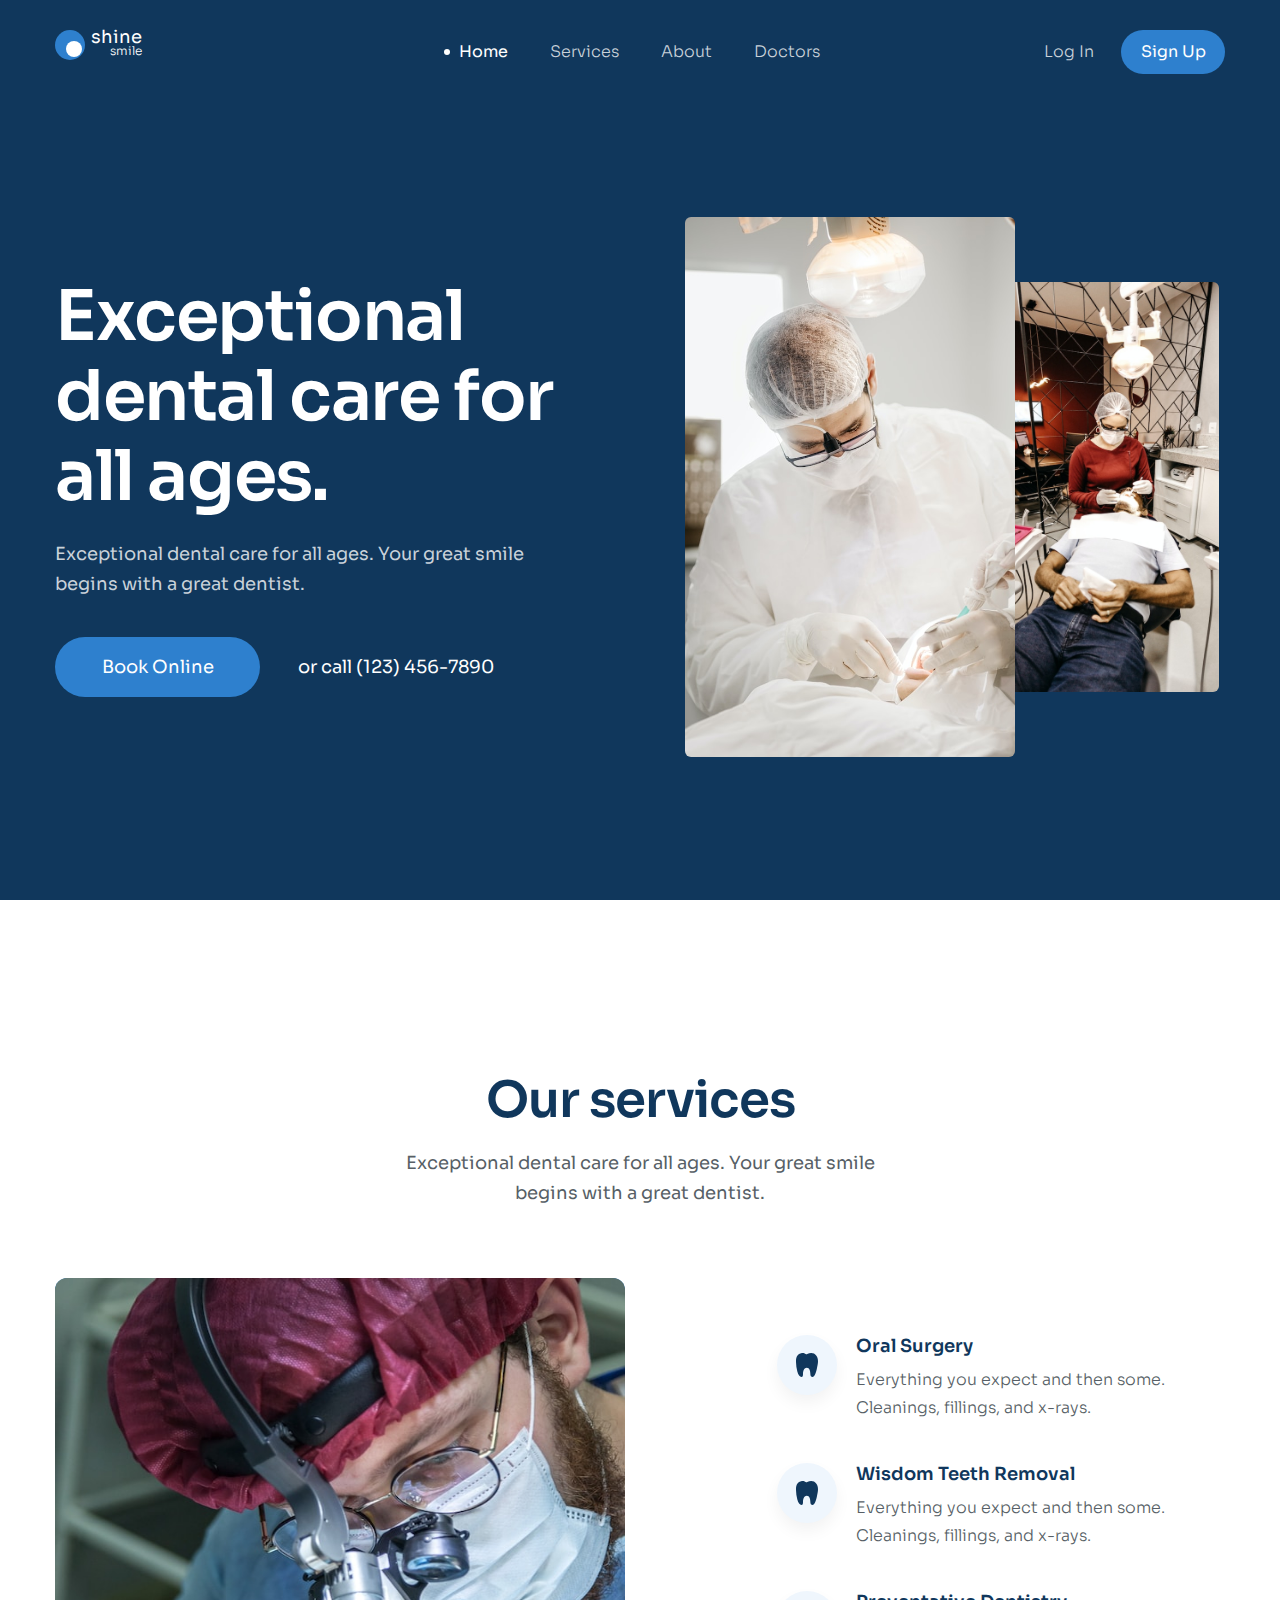
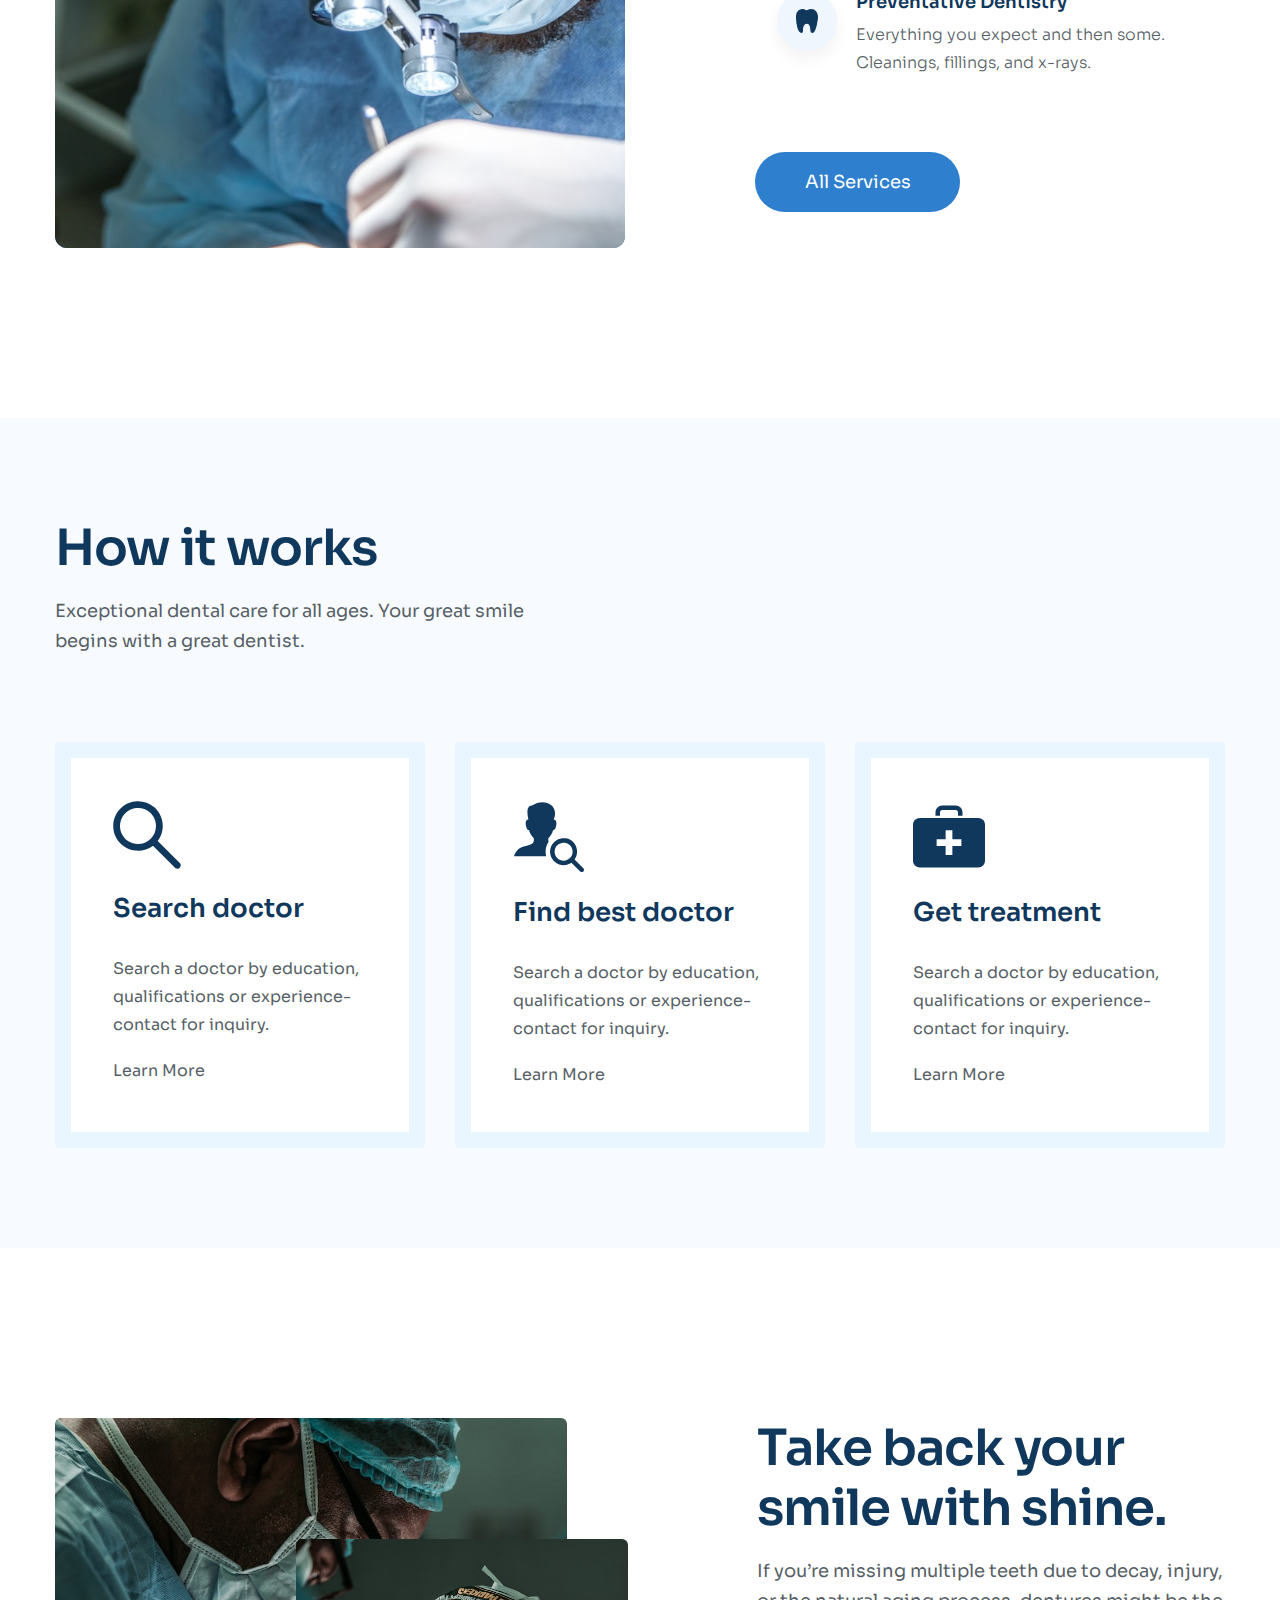
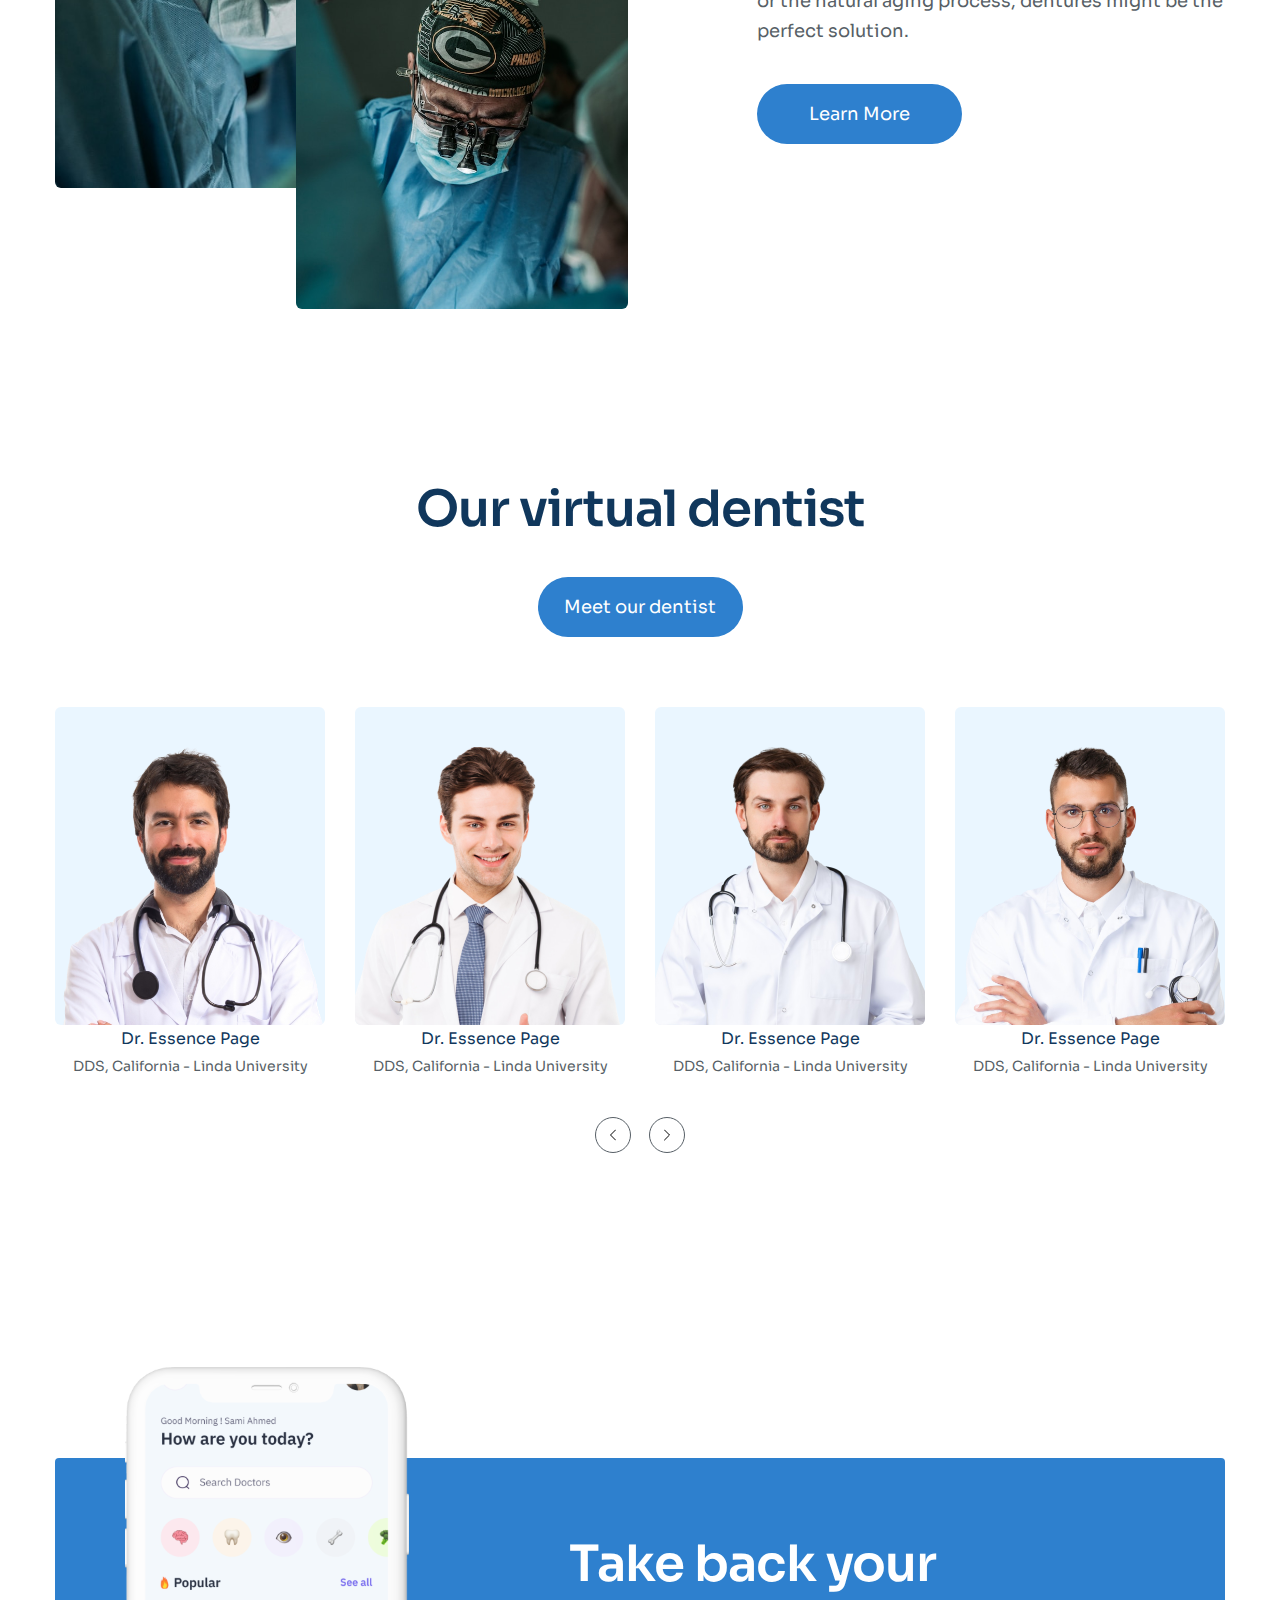
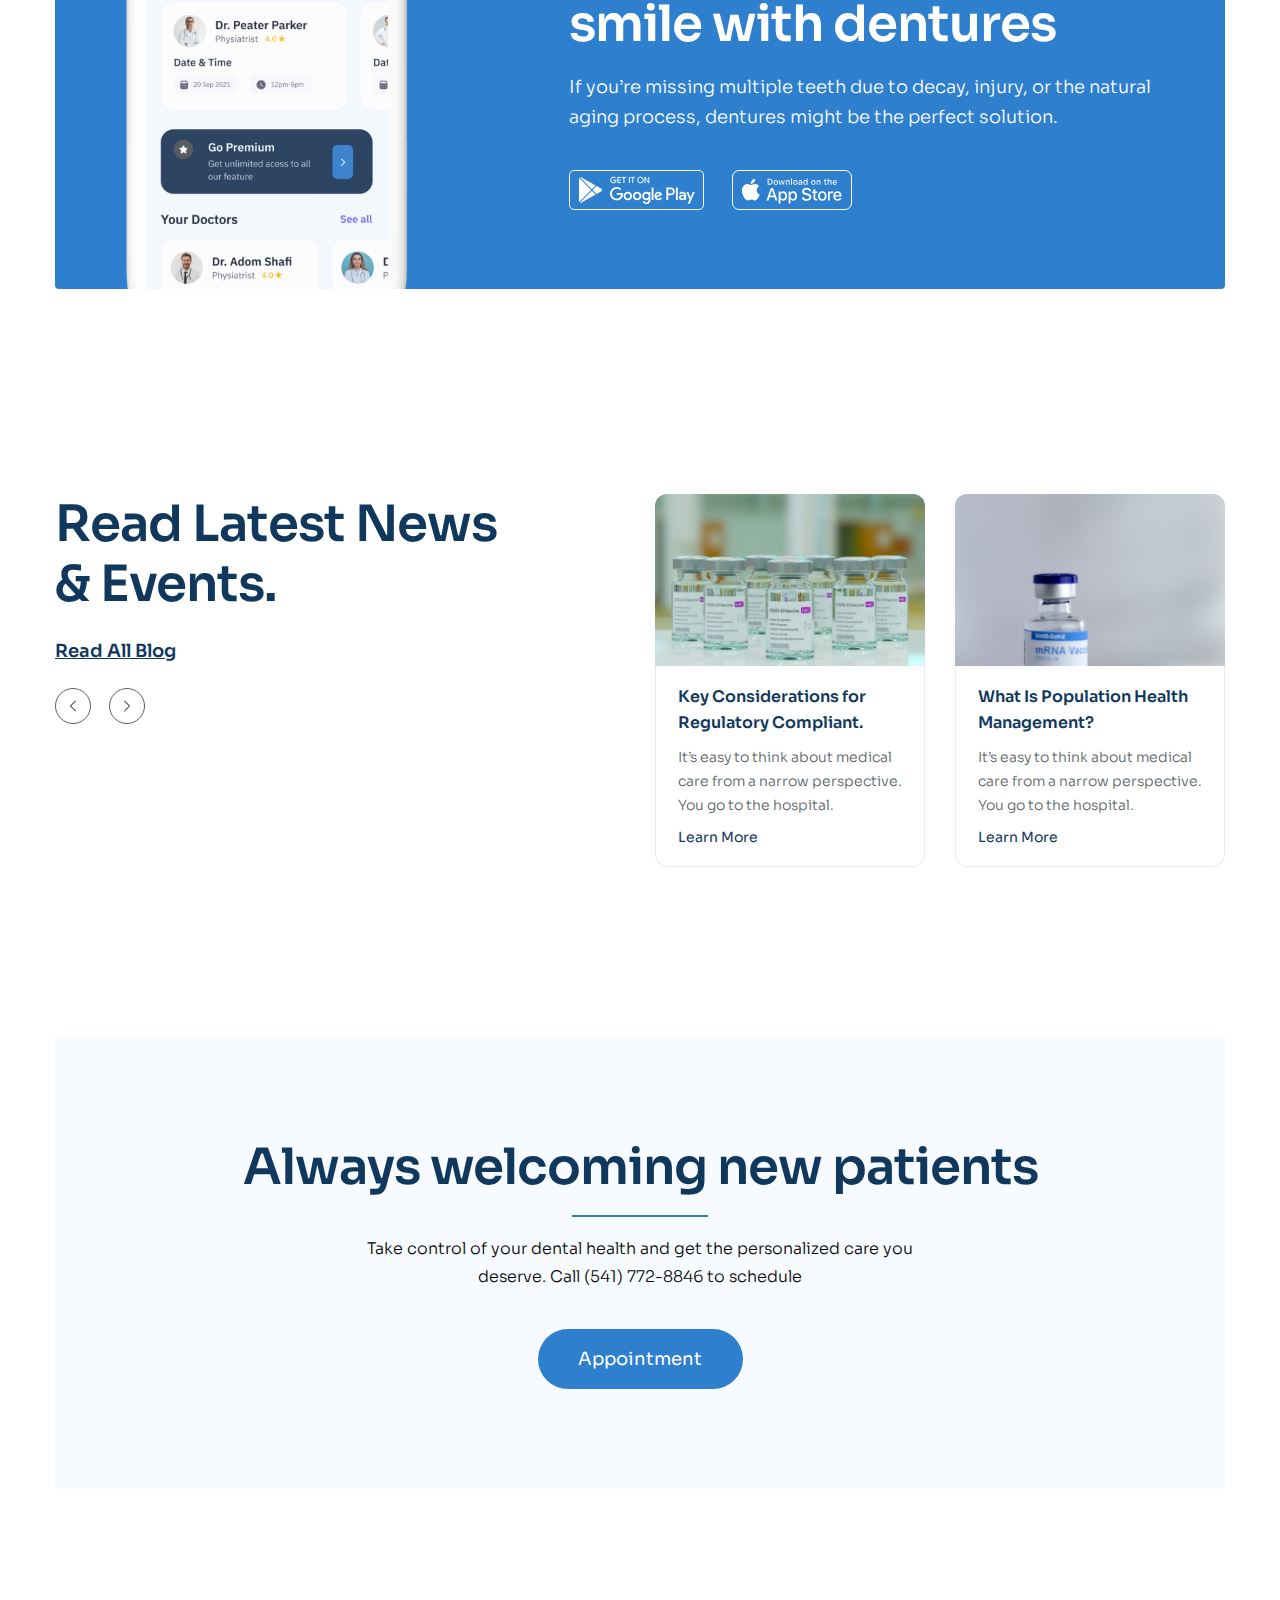
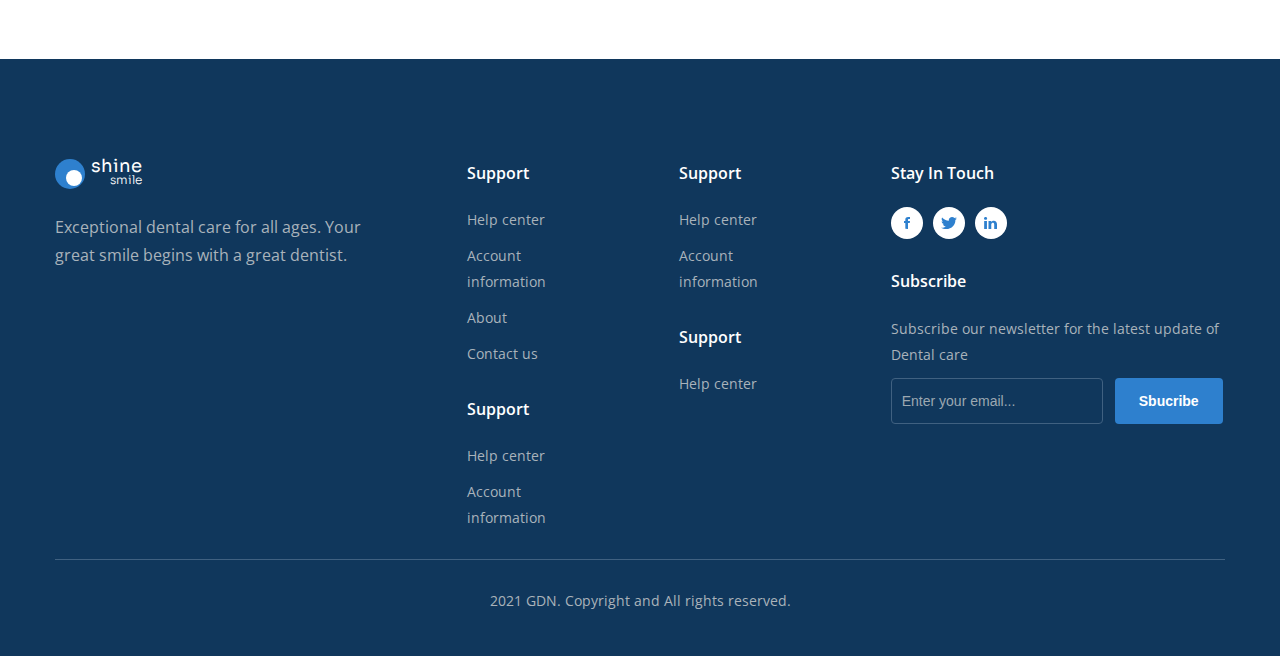
<file: index.html>
<!DOCTYPE html>
<html lang="en">
    <head>
        <meta charset="UTF-8" />
        <meta http-equiv="X-UA-Compatible" content="IE=edge" />
        <meta name="viewport" content="width=device-width, initial-scale=1.0" />
        <title>F8 project 04</title>
        <!-- Favicon -->
        <link rel="apple-touch-icon" sizes="57x57" href="./assets/favicon/apple-icon-57x57.png" />
        <link rel="apple-touch-icon" sizes="60x60" href="./assets/favicon/apple-icon-60x60.png" />
        <link rel="apple-touch-icon" sizes="72x72" href="./assets/favicon/apple-icon-72x72.png" />
        <link rel="apple-touch-icon" sizes="76x76" href="./assets/favicon/apple-icon-76x76.png" />
        <link
            rel="apple-touch-icon"
            sizes="114x114"
            href="./assets/favicon/apple-icon-114x114.png"
        />
        <link
            rel="apple-touch-icon"
            sizes="120x120"
            href="./assets/favicon/apple-icon-120x120.png"
        />
        <link
            rel="apple-touch-icon"
            sizes="144x144"
            href="./assets/favicon/apple-icon-144x144.png"
        />
        <link
            rel="apple-touch-icon"
            sizes="152x152"
            href="./assets/favicon/apple-icon-152x152.png"
        />
        <link
            rel="apple-touch-icon"
            sizes="180x180"
            href="./assets/favicon/apple-icon-180x180.png"
        />
        <link
            rel="icon"
            type="image/png"
            sizes="192x192"
            href="./assets/favicon/android-icon-192x192.png"
        />
        <link rel="icon" type="image/png" sizes="32x32" href="./assets/favicon/favicon-32x32.png" />
        <link rel="icon" type="image/png" sizes="96x96" href="./assets/favicon/favicon-96x96.png" />
        <link rel="icon" type="image/png" sizes="16x16" href="./assets/favicon/favicon-16x16.png" />
        <link rel="manifest" href="./assets/favicon/manifest.json" />
        <meta name="msapplication-TileColor" content="#ffffff" />
        <meta name="msapplication-TileImage" content="./assets/favicon/ms-icon-144x144.png" />
        <meta name="theme-color" content="#ffffff" />
        <!-- Link RESET -->
        <link rel="stylesheet" href="./assets/css/reset.css" />
        <!-- Link font Sora -->
        <link rel="stylesheet" href="./assets/fonts/stylesheet.css" />
        <!-- Link font Open_sans -->
        <link rel="preconnect" href="https://fonts.googleapis.com" />
        <link rel="preconnect" href="https://fonts.gstatic.com" crossorigin />
        <link
            href="https://fonts.googleapis.com/css2?family=Open+Sans:wght@400;600&display=swap"
            rel="stylesheet"
        />
        <!-- Link CSS -->
        <link rel="stylesheet" href="./assets/css/styles.css" />
    </head>
    <body>
        <!-- ===HEADER -->
        <header class="header">
            <div class="container">
                <!-- ==header-top -->
                <section class="head-top">
                    <a href="#!" class="logo-link">
                        <div class="logo">
                            <span class="logo__circle"></span>
                            <span class="logo__text">
                                <span class="logo__brand">shine</span>
                                <span class="logo__brand logo__brand--small">smile</span>
                            </span>
                        </div>
                    </a>
                    <nav class="nav">
                        <ul class="nav__list">
                            <li class="nav__item">
                                <a href="#!" class="nav__link nav__link--active">Home</a>
                            </li>
                            <li class="nav__item">
                                <a href="#!" class="nav__link">Services</a>
                            </li>
                            <li class="nav__item">
                                <a href="#!" class="nav__link">About</a>
                            </li>
                            <li class="nav__item">
                                <a href="#!" class="nav__link">Doctors</a>
                            </li>
                        </ul>
                    </nav>
                    <div class="actions">
                        <a class="actions__action actions__action--weight">Log In</a>
                        <a class="actions__action actions__action--bg">Sign Up</a>
                    </div>
                </section>
                <!-- ==head-hero -->
                <section class="hero">
                    <section class="hero__infor">
                        <h1 class="hero__title line-clamp" style="--line-clamp: 3">
                            Exceptional dental care for all ages.
                        </h1>
                        <p class="hero__desc line-clamp" style="--line-clamp: 3">
                            Exceptional dental care for all ages. Your great smile begins with a
                            great dentist.
                        </p>
                        <div class="booking">
                            <a href="#!" class="btn">Book Online</a>
                            <span class="booking__hotel">or call (123) 456-7890</span>
                        </div>
                    </section>
                    <div class="hero__media">
                        <figure class="hero__images">
                            <img
                                src="./assets/img/dental-hero01.jpg"
                                alt="Exceptional dental care for all ages."
                                class="hero__img"
                            />
                            <img
                                src="./assets/img/dental-hero02.jpg"
                                alt="Exceptional dental care for all ages."
                                class="hero__img"
                            />
                        </figure>
                    </div>
                </section>
            </div>
        </header>
        <main>
            <!-- ===SERVICES -->
            <section class="services">
                <div class="container">
                    <h2 class="section-heading services__heading">Our services</h2>
                    <p class="section-desc sevices__desc">
                        Exceptional dental care for all ages. Your great smile begins with a great
                        dentist.
                    </p>
                    <div class="services-row">
                        <figure class="services__image">
                            <img
                                src="./assets/img/services.jpg"
                                alt="Our services"
                                class="services__img"
                            />
                        </figure>
                        <div class="services__list-box">
                            <div class="services__list">
                                <section class="services__item">
                                    <div class="services__icon">
                                        <svg
                                            width="22"
                                            height="24"
                                            viewBox="0 0 22 24"
                                            fill="none"
                                            xmlns="http://www.w3.org/2000/svg"
                                        >
                                            <path
                                                d="M20.3598 2.63964C17.9506 -0.556131 14.2772 -0.568132 11.2481 1.10682C11.001 1.24657 10.7219 1.31411 10.4406 1.30222C10.1592 1.29033 9.88633 1.19945 9.65105 1.03931C8.49552 0.245717 7.29036 -0.316477 5.13904 0.207462C0.623408 1.3071 0 4.90379 0 8.99816C0.0797353 12.1602 0.500857 15.3032 1.25551 18.3683C2.11836 22.0168 3.90382 24 5.43354 24C6.96326 24 7.00963 22.2204 7.00963 20.8016C7.00963 19.2009 7.39505 14.8009 10.8642 14.8009C13.5317 14.8009 14.3333 18.4013 14.3333 20.8016C14.3329 23.095 15.1722 24 16.6628 24C19.5267 24 20.9796 15.3938 21.3719 13.1237C21.7642 10.8535 22.9882 6.12569 20.3598 2.63964Z"
                                                fill="currentColor"
                                            />
                                        </svg>
                                    </div>
                                    <div class="services__text-wrap">
                                        <h3 class="services__text-heading">Oral Surgery</h3>
                                        <p class="services__text-desc line-clamp">
                                            Everything you expect and then some. Cleanings,
                                            fillings, and x-rays.
                                        </p>
                                    </div>
                                </section>
                                <section class="services__item">
                                    <div class="services__icon">
                                        <svg
                                            width="22"
                                            height="24"
                                            viewBox="0 0 22 24"
                                            fill="none"
                                            xmlns="http://www.w3.org/2000/svg"
                                        >
                                            <path
                                                d="M20.3598 2.63964C17.9506 -0.556131 14.2772 -0.568132 11.2481 1.10682C11.001 1.24657 10.7219 1.31411 10.4406 1.30222C10.1592 1.29033 9.88633 1.19945 9.65105 1.03931C8.49552 0.245717 7.29036 -0.316477 5.13904 0.207462C0.623408 1.3071 0 4.90379 0 8.99816C0.0797353 12.1602 0.500857 15.3032 1.25551 18.3683C2.11836 22.0168 3.90382 24 5.43354 24C6.96326 24 7.00963 22.2204 7.00963 20.8016C7.00963 19.2009 7.39505 14.8009 10.8642 14.8009C13.5317 14.8009 14.3333 18.4013 14.3333 20.8016C14.3329 23.095 15.1722 24 16.6628 24C19.5267 24 20.9796 15.3938 21.3719 13.1237C21.7642 10.8535 22.9882 6.12569 20.3598 2.63964Z"
                                                fill="currentColor"
                                            />
                                        </svg>
                                    </div>
                                    <div class="services__text-wrap">
                                        <h3 class="services__text-heading">Wisdom Teeth Removal</h3>
                                        <p class="services__text-desc line-clamp">
                                            Everything you expect and then some. Cleanings,
                                            fillings, and x-rays.
                                        </p>
                                    </div>
                                </section>
                                <section class="services__item">
                                    <div class="services__icon">
                                        <svg
                                            width="22"
                                            height="24"
                                            viewBox="0 0 22 24"
                                            fill="none"
                                            xmlns="http://www.w3.org/2000/svg"
                                        >
                                            <path
                                                d="M20.3598 2.63964C17.9506 -0.556131 14.2772 -0.568132 11.2481 1.10682C11.001 1.24657 10.7219 1.31411 10.4406 1.30222C10.1592 1.29033 9.88633 1.19945 9.65105 1.03931C8.49552 0.245717 7.29036 -0.316477 5.13904 0.207462C0.623408 1.3071 0 4.90379 0 8.99816C0.0797353 12.1602 0.500857 15.3032 1.25551 18.3683C2.11836 22.0168 3.90382 24 5.43354 24C6.96326 24 7.00963 22.2204 7.00963 20.8016C7.00963 19.2009 7.39505 14.8009 10.8642 14.8009C13.5317 14.8009 14.3333 18.4013 14.3333 20.8016C14.3329 23.095 15.1722 24 16.6628 24C19.5267 24 20.9796 15.3938 21.3719 13.1237C21.7642 10.8535 22.9882 6.12569 20.3598 2.63964Z"
                                                fill="currentColor"
                                            />
                                        </svg>
                                    </div>
                                    <div class="services__text-wrap">
                                        <h3 class="services__text-heading">
                                            Preventative Dentistry
                                        </h3>
                                        <p class="services__text-desc line-clamp">
                                            Everything you expect and then some. Cleanings,
                                            fillings, and x-rays.
                                        </p>
                                    </div>
                                </section>
                            </div>
                            <a href="#!" class="btn">All Services</a>
                        </div>
                    </div>
                </div>
            </section>
            <!-- ===HOW IT WORKS -->
            <section class="work">
                <div class="container">
                    <h2 class="section-heading work__heading">How it works</h2>
                    <p class="section-desc work__desc">
                        Exceptional dental care for all ages. Your great smile begins with a great
                        dentist.
                    </p>
                    <div class="work__list">
                        <div class="work__item">
                            <img src="./assets/img/icon/search.svg" alt="Search doctor" />
                            <h3 class="work__item-title">Search doctor</h3>
                            <p class="work__item-desc line-clamp" style="--line-clamp: 3">
                                Search a doctor by education, qualifications or experience-contact
                                for inquiry.
                            </p>
                            <a href="#!" class="work__item-more">Learn More</a>
                        </div>
                        <div class="work__item">
                            <img src="./assets/img/icon/find.svg" alt="Find best doctor" />
                            <h3 class="work__item-title">Find best doctor</h3>
                            <p class="work__item-desc line-clamp" style="--line-clamp: 3">
                                Search a doctor by education, qualifications or experience-contact
                                for inquiry.
                            </p>
                            <a href="#!" class="work__item-more">Learn More</a>
                        </div>
                        <div class="work__item">
                            <img src="./assets/img/icon/treatment.svg" alt="Get treatment" />
                            <h3 class="work__item-title">Get treatment</h3>
                            <p class="work__item-desc line-clamp" style="--line-clamp: 3">
                                Search a doctor by education, qualifications or experience-contact
                                for inquiry.
                            </p>
                            <a href="#!" class="work__item-more">Learn More</a>
                        </div>
                    </div>
                </div>
            </section>
            <!-- ===FEATURE -->
            <section class="feature">
                <div class="container">
                    <div class="feature-row">
                        <div class="feature__media">
                            <figure class="feature__images">
                                <img
                                    src="./assets/img/feature.jpg"
                                    alt="Take back your smile with shine."
                                    class="feature__image"
                                />
                                <img
                                    src="./assets/img/feature01.jpg"
                                    alt="Take back your smile with shine."
                                    class="feature__image"
                                />
                            </figure>
                        </div>
                        <section class="feature__content">
                            <h2 class="section-heading">Take back your smile with shine.</h2>
                            <p class="section-desc feature__desc">
                                If you’re missing multiple teeth due to decay, injury, or the
                                natural aging process, dentures might be the perfect solution.
                            </p>
                            <a href="#!" class="btn">Learn More</a>
                        </section>
                    </div>
                </div>
            </section>
            <!-- ===DENTIST -->
            <section class="dentist">
                <div class="container">
                    <h2 class="section-heading dentist__heading--center">Our virtual dentist</h2>
                    <a href="#!" class="btn dentist__btn--mt-center">Meet our dentist</a>
                    <div class="dentist__box">
                        <div class="dentist__list">
                            <article class="dentist__item">
                                <a href="#!" class="dentist__link">
                                    <img
                                        src="./assets/img/doctor01.png"
                                        alt="Dr. Essence Page"
                                        class="dentist__avatar-dentist"
                                    />
                                </a>
                                <a href="#!" class="dentist__name-dentist">
                                    <p>Dr. Essence Page</p></a
                                >
                                <a href="#!" class="dentist__desc-dentist">
                                    <p>DDS, California - Linda University</p>
                                </a>
                            </article>
                            <article class="dentist__item">
                                <a href="#!" class="dentist__link">
                                    <img
                                        src="./assets/img/doctor02.png"
                                        alt="Dr. Essence Page"
                                        class="dentist__avatar-dentist"
                                    />
                                </a>
                                <a href="#!" class="dentist__name-dentist">
                                    <p>Dr. Essence Page</p></a
                                >
                                <a href="#!" class="dentist__desc-dentist">
                                    <p>DDS, California - Linda University</p>
                                </a>
                            </article>
                            <article class="dentist__item">
                                <a href="#!" class="dentist__link">
                                    <img
                                        src="./assets/img/doctor03.png"
                                        alt="Dr. Essence Page"
                                        class="dentist__avatar-dentist"
                                    />
                                </a>
                                <a href="#!" class="dentist__name-dentist">
                                    <p>Dr. Essence Page</p></a
                                >
                                <a href="#!" class="dentist__desc-dentist">
                                    <p>DDS, California - Linda University</p>
                                </a>
                            </article>
                            <article class="dentist__item">
                                <a href="#!" class="dentist__link">
                                    <img
                                        src="./assets/img/doctor04.png"
                                        alt="Dr. Essence Page"
                                        class="dentist__avatar-dentist"
                                    />
                                </a>
                                <a href="#!" class="dentist__name-dentist">
                                    <p>Dr. Essence Page</p></a
                                >
                                <a href="#!" class="dentist__desc-dentist">
                                    <p>DDS, California - Linda University</p>
                                </a>
                            </article>
                        </div>
                        <div class="section-buttons">
                            <button class="section-button">
                                <svg
                                    width="6"
                                    height="12"
                                    viewBox="0 0 6 12"
                                    fill="none"
                                    xmlns="http://www.w3.org/2000/svg"
                                >
                                    <path
                                        d="M5.5 1L0.5 6L5.5 11"
                                        stroke="currentColor"
                                        stroke-linecap="round"
                                        stroke-linejoin="round"
                                    />
                                </svg>
                            </button>
                            <button class="section-button">
                                <svg
                                    width="6"
                                    height="12"
                                    viewBox="0 0 6 12"
                                    fill="none"
                                    xmlns="http://www.w3.org/2000/svg"
                                >
                                    <path
                                        d="M0.5 1L5.5 6L0.5 11"
                                        stroke="currentColor"
                                        stroke-linecap="round"
                                        stroke-linejoin="round"
                                    />
                                </svg>
                            </button>
                        </div>
                    </div>
                </div>
            </section>
            <!-- ===APP -->
            <section class="application">
                <div class="container">
                    <div class="application-box">
                        <div class="application-content">
                            <h2 class="section-heading application__heading">
                                Take back your smile with dentures
                            </h2>
                            <p class="section-desc application__desc">
                                If you’re missing multiple teeth due to decay, injury, or the
                                natural aging process, dentures might be the perfect solution.
                            </p>
                            <div class="application__download">
                                <a href="#!">
                                    <img
                                        src="./assets/img/icon/download-chplay.svg"
                                        alt="Google Play"
                                    />
                                </a>
                                <a href="#!">
                                    <img
                                        src="./assets/img/icon/download-apple.svg"
                                        alt="Google Play"
                                    />
                                </a>
                            </div>
                        </div>
                        <img
                            class="application__img-phone"
                            src="./assets/img/icon/phone.svg"
                            alt="Take back your smile with dentures"
                        />
                    </div>
                </div>
            </section>
            <!-- ===NEWS -->
            <section class="news">
                <div class="container">
                    <div class="news-row">
                        <div class="news__infor">
                            <h2 class="news__heading section-heading">
                                Read Latest News & Events.
                            </h2>
                            <a href="#!" class="news__read-all">Read All Blog</a>
                            <div class="section-buttons news__buttons">
                                <button class="section-button">
                                    <svg
                                        width="6"
                                        height="12"
                                        viewBox="0 0 6 12"
                                        fill="none"
                                        xmlns="http://www.w3.org/2000/svg"
                                    >
                                        <path
                                            d="M5.5 1L0.5 6L5.5 11"
                                            stroke="currentColor"
                                            stroke-linecap="round"
                                            stroke-linejoin="round"
                                        />
                                    </svg>
                                </button>
                                <button class="section-button">
                                    <svg
                                        width="6"
                                        height="12"
                                        viewBox="0 0 6 12"
                                        fill="none"
                                        xmlns="http://www.w3.org/2000/svg"
                                    >
                                        <path
                                            d="M0.5 1L5.5 6L0.5 11"
                                            stroke="currentColor"
                                            stroke-linecap="round"
                                            stroke-linejoin="round"
                                        />
                                    </svg>
                                </button>
                            </div>
                        </div>
                        <div class="news__list">
                            <div class="news__item">
                                <a href="#!">
                                    <img
                                        src="./assets/img/new-img01.jpg"
                                        alt="Key Considerations for Regulatory Compliant."
                                        class="news__image"
                                    />
                                </a>
                                <div class="new__item-infor">
                                    <a href="#!">
                                        <h3 class="news__title line-clamp" style="--line-clamp: 2">
                                            Key Considerations for Regulatory Compliant.
                                        </h3></a
                                    >
                                    <div class="news__desc line-clamp" style="--line-clamp: 3">
                                        It’s easy to think about medical care from a narrow
                                        perspective. You go to the hospital.
                                    </div>
                                    <a href="" class="news__learn-more">Learn More</a>
                                </div>
                            </div>
                            <div class="news__item">
                                <a href="#!">
                                    <img
                                        src="./assets/img/news-img02.jpg"
                                        alt="What Is Population Health Management?"
                                        class="news__image"
                                    />
                                </a>
                                <div class="new__item-infor">
                                    <a href="#!"
                                        ><h3 class="news__title line-clamp" style="--line-clamp: 2">
                                            What Is Population Health Management?
                                        </h3></a
                                    >
                                    <div class="news__desc line-clamp" style="--line-clamp: 3">
                                        It’s easy to think about medical care from a narrow
                                        perspective. You go to the hospital.
                                    </div>
                                    <a href="" class="news__learn-more">Learn More</a>
                                </div>
                            </div>
                        </div>
                    </div>
                </div>
            </section>
            <!-- ===WELLCOME -->
            <section class="wellcome">
                <div class="container">
                    <div class="wellcome-body">
                        <h2 class="section-heading">Always welcoming new patients</h2>
                        <span class="wellcome__hr"></span>
                        <p class="section-descs wellcome__desc">
                            Take control of your dental health and get the personalized care you
                            deserve. Call (541) 772-8846 to schedule
                        </p>
                        <a href="#!" class="btn">Appointment</a>
                    </div>
                </div>
            </section>
        </main>
        <footer class="footer">
            <div class="container">
                <div class="footer-row">
                    <div class="footer__column">
                        <a href="#!" class="logo-link">
                            <div class="logo">
                                <span class="logo__circle"></span>
                                <span class="logo__text">
                                    <span class="logo__brand">shine</span>
                                    <span class="logo__brand logo__brand--small">smile</span>
                                </span>
                            </div>
                        </a>
                        <p class="footer__desc">
                            Exceptional dental care for all ages. Your great smile begins with a
                            great dentist.
                        </p>
                    </div>
                    <div class="footer__column">
                        <h3 class="footer__heading">Support</h3>
                        <ul class="footer__list">
                            <li class="footer__item">
                                <a href="#!" class="footer__item-link">Help center</a>
                            </li>
                            <li class="footer__item">
                                <a href="#!" class="footer__item-link">Account information</a>
                            </li>
                            <li class="footer__item">
                                <a href="#!" class="footer__item-link">About</a>
                            </li>
                            <li class="footer__item">
                                <a href="#!" class="footer__item-link">Contact us</a>
                            </li>
                        </ul>
                        <h3 class="footer__heading">Support</h3>
                        <ul class="footer__list">
                            <li class="footer__item">
                                <a href="#!" class="footer__item-link">Help center</a>
                            </li>
                            <li class="footer__item">
                                <a href="#!" class="footer__item-link">Account information</a>
                            </li>
                        </ul>
                    </div>
                    <div class="footer__column">
                        <h3 class="footer__heading">Support</h3>
                        <ul class="footer__list">
                            <li class="footer__item">
                                <a href="#!" class="footer__item-link">Help center</a>
                            </li>
                            <li class="footer__item">
                                <a href="#!" class="footer__item-link">Account information</a>
                            </li>
                        </ul>
                        <h3 class="footer__heading">Support</h3>
                        <ul class="footer__list">
                            <li class="footer__item">
                                <a href="#!" class="footer__item-link">Help center</a>
                            </li>
                        </ul>
                    </div>
                    <div class="footer__column">
                        <h3 class="footer__heading">Stay In Touch</h3>
                        <ul class="footer__socials footer__list">
                            <a href="#!" class="footer__social-link">
                                <svg
                                    width="6"
                                    height="12"
                                    viewBox="0 0 6 12"
                                    fill="none"
                                    xmlns="http://www.w3.org/2000/svg"
                                >
                                    <path
                                        d="M3.98981 11.9358V6.0302H5.76473L6 3.9517H3.98981L3.9928 2.91132C3.9928 2.3692 4.0477 2.07885 4.87783 2.07885H5.98755V0H4.21224C2.07977 0 1.32931 1.00825 1.32931 2.70405V3.95186H0V6.03055H1.32931V11.8521C1.84718 11.9489 2.38257 12 2.93075 12C3.28487 12 3.63863 11.9786 3.98981 11.9358Z"
                                        fill="currentColor"
                                    />
                                </svg>
                            </a>
                            <a href="#!" class="footer__social-link">
                                <svg
                                    width="16"
                                    height="12"
                                    viewBox="0 0 16 12"
                                    fill="none"
                                    xmlns="http://www.w3.org/2000/svg"
                                >
                                    <path
                                        d="M16 1.42062C15.405 1.66154 14.771 1.82123 14.11 1.89877C14.79 1.524 15.309 0.935077 15.553 0.225231C14.919 0.574154 14.219 0.820615 13.473 0.958154C12.871 0.366462 12.013 0 11.077 0C9.261 0 7.799 1.36062 7.799 3.02862C7.799 3.26862 7.821 3.49938 7.875 3.71908C5.148 3.59631 2.735 2.38985 1.114 0.552C0.831 1.00523 0.665 1.524 0.665 2.08246C0.665 3.13108 1.25 4.06062 2.122 4.59877C1.595 4.58954 1.078 4.44831 0.64 4.22585C0.64 4.23508 0.64 4.24708 0.64 4.25908C0.64 5.73046 1.777 6.95262 3.268 7.23415C3.001 7.30154 2.71 7.33385 2.408 7.33385C2.198 7.33385 1.986 7.32277 1.787 7.28215C2.212 8.48123 3.418 9.36277 4.852 9.39138C3.736 10.1972 2.319 10.6828 0.785 10.6828C0.516 10.6828 0.258 10.6717 0 10.6412C1.453 11.5062 3.175 12 5.032 12C11.068 12 14.368 7.38462 14.368 3.384C14.368 3.25015 14.363 3.12092 14.356 2.99262C15.007 2.56615 15.554 2.03354 16 1.42062Z"
                                        fill="currentColor"
                                    />
                                </svg>
                            </a>
                            <a href="#!" class="footer__social-link">
                                <svg
                                    width="13"
                                    height="12"
                                    viewBox="0 0 13 12"
                                    fill="none"
                                    xmlns="http://www.w3.org/2000/svg"
                                >
                                    <path
                                        d="M0 1.39394C0 0.989891 0.146401 0.656558 0.439189 0.393939C0.731978 0.131309 1.11262 0 1.58108 0C2.04119 0 2.41344 0.129285 2.69788 0.387879C2.99066 0.654545 3.13707 1.00201 3.13707 1.4303C3.13707 1.81818 2.99486 2.14141 2.71042 2.4C2.41764 2.66667 2.03282 2.8 1.55598 2.8H1.54344C1.08333 2.8 0.711072 2.66667 0.426641 2.4C0.142209 2.13333 0 1.79798 0 1.39394ZM0.163127 12V3.90303H2.94884V12H0.163127ZM4.49228 12H7.27799V7.47879C7.27799 7.19595 7.31146 6.97777 7.37838 6.82424C7.49549 6.54949 7.67326 6.31716 7.91168 6.12727C8.1501 5.93737 8.44916 5.84242 8.80888 5.84242C9.74582 5.84242 10.2143 6.45252 10.2143 7.67273V12H13V7.35758C13 6.16161 12.7072 5.25455 12.1216 4.63636C11.536 4.01818 10.7622 3.70909 9.80019 3.70909C8.72104 3.70909 7.88031 4.15758 7.27799 5.05455V5.07879H7.26544L7.27799 5.05455V3.90303H4.49228C4.509 4.16161 4.51737 4.96565 4.51737 6.31515C4.51737 7.66464 4.509 9.55959 4.49228 12Z"
                                        fill="currentColor"
                                    />
                                </svg>
                            </a>
                        </ul>
                        <div class="footer__subscribe">
                            <h3 class="footer__heading">Subscribe</h3>
                            <p class="footer__desc footer__desc-subcribe">
                                Subscribe our newsletter for the latest update of Dental care
                            </p>
                            <form action="#" class="footer__form">
                                <input
                                    type="text"
                                    placeholder="Enter your email..."
                                    class="footer__form-input"
                                />
                                <button class="btn-footer" type="submit">Sbucribe</button>
                            </form>
                        </div>
                    </div>
                </div>
                <span class="footer__copyright">2021 GDN. Copyright and All rights reserved.</span>
            </div>
        </footer>
    </body>
</html>
</file>
<file: assets/fonts/stylesheet.css>
@font-face {
    font-family: "Sora";
    src: url("./Sora/Sora-Light.woff2") format("woff2"),
        url("./Sora/Sora-Light.woff") format("woff");
    font-weight: 300;
    font-style: normal;
    font-display: swap;
}

@font-face {
    font-family: "Sora";
    src: url("./Sora/Sora-ExtraLight.woff2") format("woff2"),
        url("./Sora/Sora-ExtraLight.woff") format("woff");
    font-weight: 200;
    font-style: normal;
    font-display: swap;
}

@font-face {
    font-family: "Sora";
    src: url("./Sora/Sora-Bold.woff2") format("woff2"), url("./Sora/Sora-Bold.woff") format("woff");
    font-weight: bold;
    font-style: normal;
    font-display: swap;
}

@font-face {
    font-family: "Sora";
    src: url("./Sora/Sora-ExtraBold.woff2") format("woff2"),
        url("./Sora/Sora-ExtraBold.woff") format("woff");
    font-weight: bold;
    font-style: normal;
    font-display: swap;
}

@font-face {
    font-family: "Sora";
    src: url("./Sora/Sora-Medium.woff2") format("woff2"),
        url("./Sora/Sora-Medium.woff") format("woff");
    font-weight: 500;
    font-style: normal;
    font-display: swap;
}

@font-face {
    font-family: "Sora";
    src: url("./Sora/Sora-Regular.woff2") format("woff2"),
        url("./Sora/Sora-Regular.woff") format("woff");
    font-weight: normal;
    font-style: normal;
    font-display: swap;
}

@font-face {
    font-family: "Sora";
    src: url("./Sora/Sora-SemiBold.woff2") format("woff2"),
        url("./Sora/Sora-SemiBold.woff") format("woff");
    font-weight: 600;
    font-style: normal;
    font-display: swap;
}

@font-face {
    font-family: "Sora";
    src: url("./Sora/Sora-Thin.woff2") format("woff2"), url("./Sora/Sora-Thin.woff") format("woff");
    font-weight: 100;
    font-style: normal;
    font-display: swap;
}
</file>
<file: assets/css/styles.css>
* {
    box-sizing: border-box;
}

:root {
    --primary-color: #2e80ce;
    --head-color-bg: #10375c;
    --line-clamp: 2;
}

body,
html {
    scroll-behavior: smooth;
}

html {
    font-size: 62.5%;
}

body {
    font-weight: 400;
    font-size: 1.6rem;
    font-family: "Sora", sans-serif;
}

/* common */
.container {
    width: 1170px;
    max-width: calc(100% - 48px);
    margin-left: auto;
    margin-right: auto;
}

a {
    text-decoration: none;
}

button {
    cursor: pointer;
    border: none;
}

button:hover,
a.btn:hover {
    opacity: 0.7;
}

.btn {
    display: inline-flex;
    align-items: center;
    justify-content: center;
    cursor: pointer;
    width: 205px;
    height: 60px;
    border-radius: 30px;
    font-size: 1.8rem;
    font-weight: 400;
    color: #ffffff;
    background: var(--primary-color);
}

.section-buttons {
    display: flex;
    justify-content: center;
    margin-top: 38px;
    column-gap: 18px;
}

.section-button {
    display: flex;
    justify-content: center;
    align-items: center;
    width: 36px;
    height: 36px;
    border-radius: 50%;
    border: 1px solid #575f66;
    background: #fff;
    transition: 0.25s;
}

.section-button:hover {
    color: #fff;
    border-color: var(--primary-color);
    background: var(--primary-color);
}

.line-clamp {
    display: -webkit-box;
    -webkit-line-clamp: var(--line-clamp, 2);
    -webkit-box-orient: vertical;
    overflow: hidden;
}

/* ===logo common */
.logo {
    display: inline-flex;
    font-size: 1rem;
    margin-right: 120px;
}

.logo__circle {
    display: inline-block;
    position: relative;
}

.logo__circle:before,
.logo__circle::after {
    content: " ";
    display: inline-block;
    border-radius: 50%;
}

.logo__circle::before {
    width: 3em;
    height: 3em;
    background: var(--primary-color);
}

.logo__circle::after {
    position: absolute;
    left: 1.1em;
    top: 1.1em;
    width: 1.6em;
    height: 1.6em;
    background: #fff;
}

.logo__text {
    margin-left: 0.6em;
    text-align: right;
}

.logo__brand {
    display: block;
    font-size: 1.8em;
    line-height: 0.78;
    color: #ffffff;
}

.logo__brand--small {
    font-weight: 300;
    font-size: 1.2em;
    line-height: 1.2;
}

/* ===section common */
.section-heading {
    font-weight: 600;
    font-size: 5rem;
    line-height: 1.2;
    letter-spacing: -0.02em;
    color: var(--head-color-bg);
}

.section-desc {
    margin-top: 18px;
    font-size: 1.8rem;
    line-height: 1.67;
    color: #575f66;
}

/* ===HEADER */
.header {
    min-height: 100vh;
    background: var(--head-color-bg);
}

/* ==head-top */

.head-top {
    display: flex;
    justify-content: space-between;
    padding-top: 30px;
}

.head-top .nav__list {
    display: flex;
    align-items: center;
}

.nav__link {
    font-weight: 300;
    font-size: 1.6rem;
    line-height: 1.75;
    padding: 8px 15px;
    margin: 0 6px;
    color: #c9d2da;
}

.nav__link--active {
    position: relative;
    font-weight: 400;
    display: flex;
    align-items: center;
    color: #fff;
}

.nav__link--active::before {
    position: absolute;
    left: 0;
    content: " ";
    display: block;
    width: 6px;
    height: 6px;
    border-radius: 50%;
    background: #fff;
}

.nav__item:hover .nav__link {
    font-weight: 400;
}

.head-top .actions {
    display: flex;
}

.actions__action {
    display: inline-flex;
    align-items: center;
    justify-content: center;
    font-size: 1.6rem;
    color: #fff;
    background: transparent;
    width: 104px;
    border-radius: 22px;
    height: 44px;
}

.actions__action:hover {
    cursor: pointer;
    opacity: 0.7;
}

.actions__action--weight {
    font-weight: 300;
    color: #c9d2da;
}

.head-top .actions__action--bg {
    background: var(--primary-color);
}

/* ==head-hero */
.hero {
    display: flex;
    align-items: center;
    height: calc(100vh - 74px);
}

.hero .hero__infor {
    width: 44%;
    display: flex;
    flex-direction: column;
}

.hero__title {
    font-weight: 600;
    font-size: 7rem;
    line-height: 1.14;
    letter-spacing: -0.02em;
    color: #ffffff;
}

.hero__desc {
    margin-top: 22px;
    font-size: 1.8rem;
    line-height: 1.67;
    color: #c9d2da;
}

.booking {
    margin-top: 38px;
    display: flex;
    align-items: center;
}

.booking__hotel {
    margin-left: 38px;
    font-weight: 400;
    font-size: 1.8rem;
    color: #ffffff;
}

.hero__media {
    flex-grow: 1;
}

.hero__images {
    display: flex;
    align-items: center;
    justify-content: flex-end;
    padding-right: 6px;
}

.hero__img {
    border-radius: 6px;
    object-fit: cover;
    display: inline-block;
}

.hero__img:first-child {
    position: relative;
    z-index: 2;
    width: 330px;
    height: 540px;
    background: lightcoral;
}

.hero__img:last-child {
    width: 210px;
    height: 410px;
    margin-left: -6px;
    background: lightblue;
}

/* ===SERVICES */
.services {
    margin-top: 135px;
    padding: 35px 0;
}

.services__heading {
    text-align: center;
}

.sevices__desc {
    display: block;
    margin-left: auto;
    margin-right: auto;
    text-align: center;
    width: 478px;
}

.services-row {
    display: flex;
    margin-top: 70px;
}

.services__img {
    display: block;
    width: 570px;
    height: 570px;
    border-radius: 12px;
    background-color: var(--primary-color);
}

.services__list-box {
    display: flex;
    flex-direction: column;
    justify-content: center;
    margin-left: 130px;
}
.services__list {
    display: flex;
    flex-direction: column;
    margin-bottom: 55px;
}

.services__item {
    width: 470px;
    display: flex;
    padding: 21px 22px 20px;
    border-radius: 10px;
}

.services__item:hover {
    box-shadow: 0px 14px 28px rgba(0, 0, 0, 0.05);
}

.services__item:hover .services__icon {
    background: var(--primary-color);
    color: #fff;
}

.services__icon {
    display: flex;
    align-items: center;
    justify-content: center;
    flex-shrink: 0;
    width: 60px;
    height: 60px;
    border-radius: 50%;
    background: #eff6fd;
    color: var(--head-color-bg);
    box-shadow: 0px 8px 16px rgba(0, 0, 0, 0.05);
}

.services__text-wrap {
    margin-left: 19px;
}

.services__text-heading {
    font-weight: 600;
    font-size: 1.8rem;
    line-height: 1.27;
    color: var(--head-color-bg);
}

.services__text-desc {
    margin-top: 8px;
    font-weight: 300;
    font-size: 1.6rem;
    line-height: 1.75;
    color: #575f66;
}

/* ===HOW IT WORK */
.work {
    margin-top: 135px;
    padding: 100px 0;
    background: #f7fbff;
}

.work__desc {
    width: 478px;
}

.work__list {
    display: grid;
    grid-template-columns: repeat(3, 1fr);
    gap: 30px;
    margin-top: 86px;
}

.work__item {
    border: 16px solid #eaf6ff;
    border-radius: 4px;
    background: #fff;
    padding: 43px 42px;
    transition: 0.5s;
}

.work__item-title {
    margin-top: 19px;
    font-weight: 600;
    font-size: 2.6rem;
    line-height: 1.38;
    color: var(--head-color-bg);
}

.work__item-desc,
.work__item-more {
    margin-top: 28px;
    font-size: 1.6rem;
    line-height: 1.75;
    color: #575f66;
}

.work__item-more {
    display: inline-block;
    margin-top: 18px;
}

.work__item:hover {
    transform: translateY(-16px);
    border-color: var(--primary-color);
}

.work__item:hover .work__item-more {
    color: var(--primary-color);
    font-weight: 400;
}

/* ===FEATURE */
.feature {
    padding: 35px 0;
    margin-top: 135px;
}

.feature-row {
    display: flex;
    justify-content: space-between;
}

.feature__media {
    min-width: 49%;
}

.feature__images {
    height: 491px;
    position: relative;
}

.feature__image {
    position: absolute;
    display: inline-block;
    object-fit: cover;
    height: 370px;
    border-radius: 6px;
}

.feature__image:first-child {
    top: 0;
    left: 0;
    width: 512px;
}

.feature__image:last-child {
    bottom: 0;
    right: 0;
    width: 332px;
}

.feature__content {
    width: 40%;
}

.feature__desc {
    margin-bottom: 38px;
}

/* ===DENTIST */
.dentist {
    padding: 35px 0;
    margin-top: 100px;
}

.dentist__btn--mt-center {
    display: flex;
    margin: 38px auto 0 auto;
}

.dentist__heading--center,
.dentist__btn--mt-center {
    text-align: center;
}

.dentist__box {
    margin-top: 70px;
}

.dentist__list {
    display: grid;
    gap: 30px;
    grid-template-columns: repeat(4, 1fr);
}

.dentist__item:hover .dentist__link {
    background: var(--primary-color);
}

.dentist__item:hover .dentist__avatar-dentist {
    transform: scale(1.1);
}

.dentist__link {
    transition: 0.5s;
    overflow: hidden;
    background: #eaf6ff;
    border-radius: 6px;
    width: 100%;
    height: 318px;
    display: flex;
    align-items: flex-end;
}

.dentist__avatar-dentist {
    transition: 0.5s;
    width: 100%;
    height: 290px;
    object-fit: cover;
    object-position: center 12px;
}

.dentist__name-dentist,
.dentist__desc-dentist {
    text-align: center;
}

.dentist__name-dentist {
    margin-top: 12px;
    font-weight: 400;
    font-size: 1.6rem;
    line-height: 1.75;
    color: var(--head-color-bg);
}

.dentist__desc-dentist {
    font-size: 1.4rem;
    line-height: 1.86;
    color: #575f66;
}

/* ===APPLICATION */
.application {
    padding: 35px 0;
    margin-top: 235px;
}

.application-box {
    position: relative;
}
.application-content {
    background: #2e80ce;
    border-radius: 4px;
    padding: 76px 70px 76px 514px;
}

.application__heading,
.application__desc {
    color: #fff;
}
.application__heading {
    width: 489px;
}
.application__desc {
    font-weight: 300;
}

.application__download {
    margin-top: 38px;
    display: flex;
    column-gap: 28px;
}

.application__img-phone {
    position: absolute;
    left: 70px;
    bottom: 0;
}

/* ===NEWS */
.news {
    padding: 35px 0;
    margin-top: 135px;
}

.news-row {
    display: flex;
    justify-content: space-between;
}

.news__heading {
    width: 470px;
}

.news__read-all {
    display: inline-block;
    margin-top: 28px;
    font-weight: 600;
    font-size: 1.8rem;
    text-decoration-line: underline;
    color: var(--head-color-bg);
}

.news__buttons {
    margin-top: 28px;
    justify-content: flex-start;
}

.news__list {
    display: grid;
    grid-template-columns: repeat(2, 1fr);
    column-gap: 30px;
}

.news__item {
    overflow: hidden;
    border-radius: 12px;
    transition: 0.25s;
    width: 270px;
}

.news__image {
    width: 100%;
    height: 172px;
    display: block;
    object-fit: cover;
}

.new__item-infor {
    border: 1px solid #e8ebee;
    border-bottom-left-radius: 12px;
    border-bottom-right-radius: 12px;
    border-top: none;
    transition: 0.25s;
    padding: 18px 22px 21px;
}

.news__title {
    font-weight: 600;
    font-size: 1.6rem;
    line-height: 1.62;
    color: var(--head-color-bg);
}

.news__desc {
    font-weight: 300;
    font-size: 1.4rem;
    line-height: 1.71;
    color: #575f66;
    margin-top: 10px;
}

.news__learn-more {
    display: inline-block;
    margin-top: 12px;
    font-size: 1.4rem;
    transition: 0.25s;
    color: var(--head-color-bg);
}

.news__item:hover {
    box-shadow: 0px 18px 50px rgba(0, 0, 0, 0.05);
}

.news__item:hover .news__learn-more {
    color: var(--primary-color);
}

.news__item:hover .new__item-infor {
    border-color: #fff;
}

/* ===WELLCOME */
.wellcome {
    padding: 35px 0;
    margin-top: 100px;
}

.wellcome-body {
    display: flex;
    flex-direction: column;
    align-items: center;
    padding: 100px 0;
    background: #f7fbff;
}

.wellcome__hr {
    margin-top: 18px;
    display: inline-block;
    width: 136px;
    height: 2px;
    background: #2e80ce;
}

.wellcome__desc {
    width: 617px;
    margin: 18px 0 38px 0;
    font-weight: 300;
    font-size: 1.6rem;
    line-height: 1.75;
    text-align: center;
}

/* ===FOOTER */
.footer {
    margin-top: 135px;
    padding-top: 100px;
    font-family: "Open Sans", sans-serif;
    background: #10375c;
}

.footer-row {
    display: grid;
    grid-template-columns: 1fr 0.4fr 0.4fr 1fr;
    column-gap: 78px;
    border-bottom: 1px solid #406181;
}

.logo-link {
    font-family: "Sora", sans-serif;
}

.footer__desc {
    margin-top: 21px;
    font-size: 1.6rem;
    line-height: 1.75;
    color: #a9b3bb;
}

.footer__heading {
    font-weight: 600;
    font-size: 1.6rem;
    line-height: 1.75;
    color: #ffffff;
    margin-bottom: 20px;
}

.footer__list {
    margin-bottom: 28px;
}

.footer__item {
    margin-bottom: 10px;
}

.footer__item-link {
    font-size: 1.4rem;
    line-height: 1.86;
    color: #a9b3bb;
}

.footer__socials {
    display: flex;
    column-gap: 10px;
}

.footer__social-link {
    display: flex;
    align-items: center;
    justify-content: center;
    width: 32px;
    height: 32px;
    background: #fff;
    border-radius: 50%;
    color: var(--primary-color);
    transition: 0.25s;
    white-space: nowrap;
}

.footer__social-link:hover {
    color: #fff;
    background: var(--primary-color);
}

.footer__desc-subcribe {
    font-size: 1.4rem;
    line-height: 1.86;
    color: #a9b3bb;
}

.footer__form {
    display: flex;
    margin-top: 10px;
}

.footer__form-input {
    width: 212px;
    height: 46px;
    outline: none;
    border: 1px solid #406181;
    padding: 10px;
    border-radius: 4px;
    font-size: 1.4rem;
    line-height: 1.86;
    color: #fff;
    background: transparent;
}

.footer__form-input::placeholder {
    font-size: 1.4rem;
    line-height: 1.86;
    color: #9ca8b1;
}

.btn-footer {
    margin-left: 12px;
    border-radius: 4px;
    width: 108px;
    height: 46px;
    background: var(--primary-color);
    font-weight: 600;
    font-size: 1.4rem;
    line-height: 1.86;
    color: #ffffff;
}

.footer__copyright {
    display: block;
    padding: 28px 0 42px 0;
    font-size: 1.4rem;
    line-height: 1.86;
    text-align: center;
    color: #aab3ba;
}
</file>
